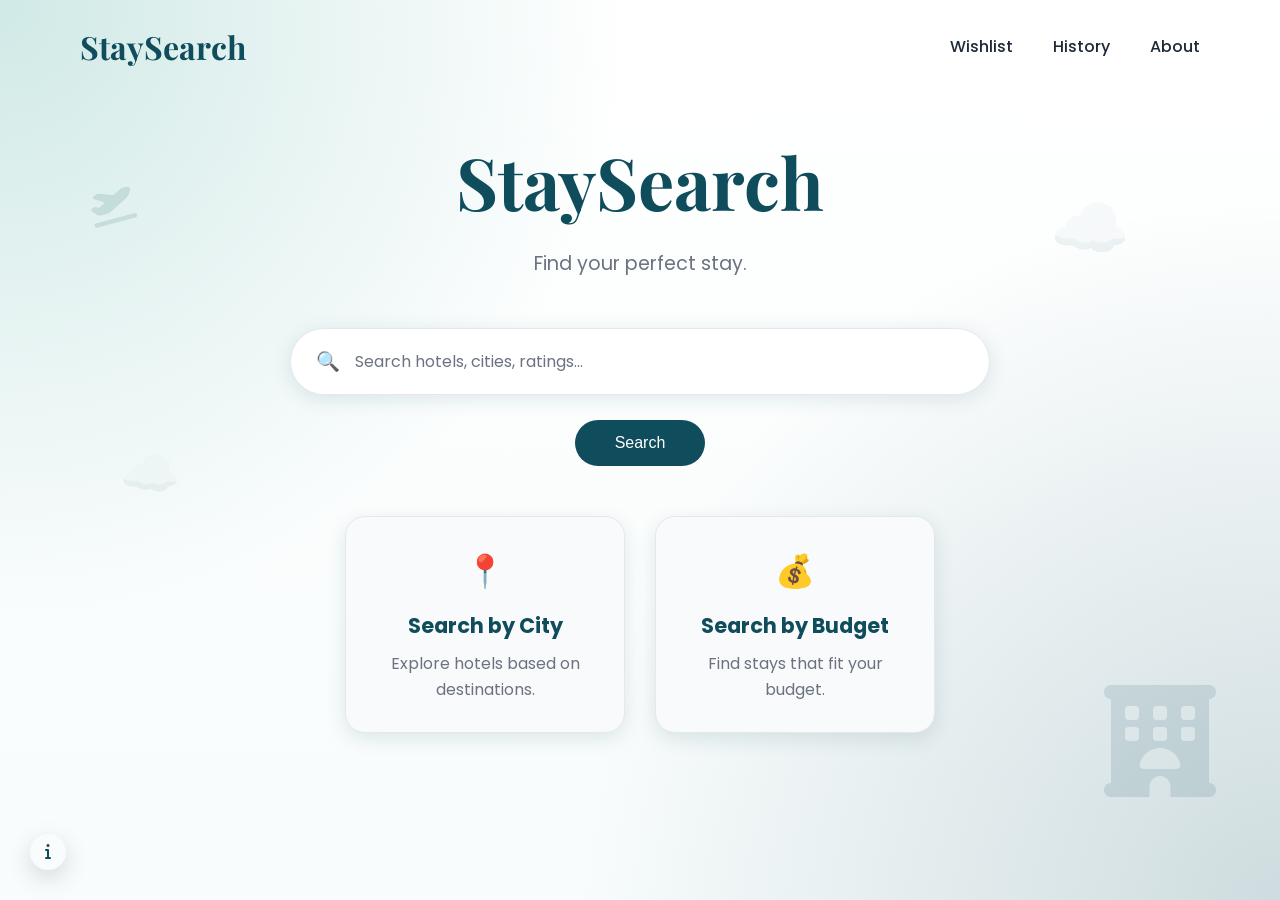
<file: index.html>
<!DOCTYPE html>
<html lang="en">
<head>
    <meta charset="UTF-8">
    <meta name="viewport" content="width=device-width, initial-scale=1.0">
    <title>StaySearch</title>
    <link rel="stylesheet" href="./css/style.css">

    <link
        rel="stylesheet"
        href="https://cdnjs.cloudflare.com/ajax/libs/font-awesome/6.7.2/css/all.min.css">
</head>
<body>
    <header>
        <nav class="navbar">
            <div class="logo">
                <a href="index.html">StaySearch</a>
            </div>
            <ul class="nav-links">
                <li><a href="wishlist.html">Wishlist</a></li>
                <li><a href="history.html">History</a></li>
                <li><a href="about.html">About</a></li>
            </ul>
        </nav>
    </header>
    <main>
        <section class="hero">
            <h1 class="hero-title">StaySearch</h1>
            <p class="hero-tagline">
                Find your perfect stay.
            </p>
            <div class="search-container">
                <div class="search-box">
                    <span class="search-icon">🔍</span>
                    <input
                        type="text"
                        id="search-input"
                        placeholder="Search hotels, cities, ratings..."
                        autocomplete="off"
                        spellcheck="false"
                    >
                    <div id="suggestions-box"></div>
                </div>
                <button id="search-btn">
                    Search
                </button>
            </div>
            <div class="quick-actions">
                <a href="cities.html" class="action-card">
                    <span class="card-icon">📍</span>
                    <h3>Search by City</h3>
                    <p>Explore hotels based on destinations.</p>
                </a>
                <a href="budget.html" class="action-card">
                    <span class="card-icon">💰</span>
                    <h3>Search by Budget</h3>
                    <p>Find stays that fit your budget.</p>
                </a>
            </div>
        </section>
        <div class="hotel-decoration">
            <i class="fa-solid fa-hotel"></i>
        </div>
        <div class="plane-decoration">
            <i class="fa-solid fa-plane-departure"></i>
        </div>
        <div class="cloud cloud-2">☁️</div>
        <div class="cloud cloud-3">☁️</div>
        <button id="info-btn">
            <i class="fa-solid fa-info"></i>
        </button>
        <div id="roadmap-panel">
            <h2 class="roadmap-logo">
                StaySearch
            </h2>
            <p class="roadmap-subtitle">
                Current Release
            </p>
            <div class="roadmap-section">
                <h3> Highlights </h3>
                <ul>
                    <li>Smart Hotel Search</li>
                    <li>Wishlist</li>
                    <li>Booking Flow</li>
                    <li>Booking History</li>
                    <li>Live Price Calculation</li>
                </ul>
            </div>
            <div class="roadmap-section">
                <h3> Coming in Future Versions </h3>
                <ul>
                    <li>Real Hotel API</li>
                    <li>Interactive Maps</li>
                    <li>Online Payments</li>
                    <li>AI Recommendations</li>
                </ul>
            </div>
            <p class="roadmap-footer">
                Crafted with HTML, CSS & JavaScript
                Version 1.0 • 2026
            </p>
        </div>
    </main>
    <footer>
    </footer>
    <script src="./js/api.js"></script>
    <script src="./js/main.js"></script>
    <script src="./js/roadmap.js"></script>
</body>
</html>
</file>
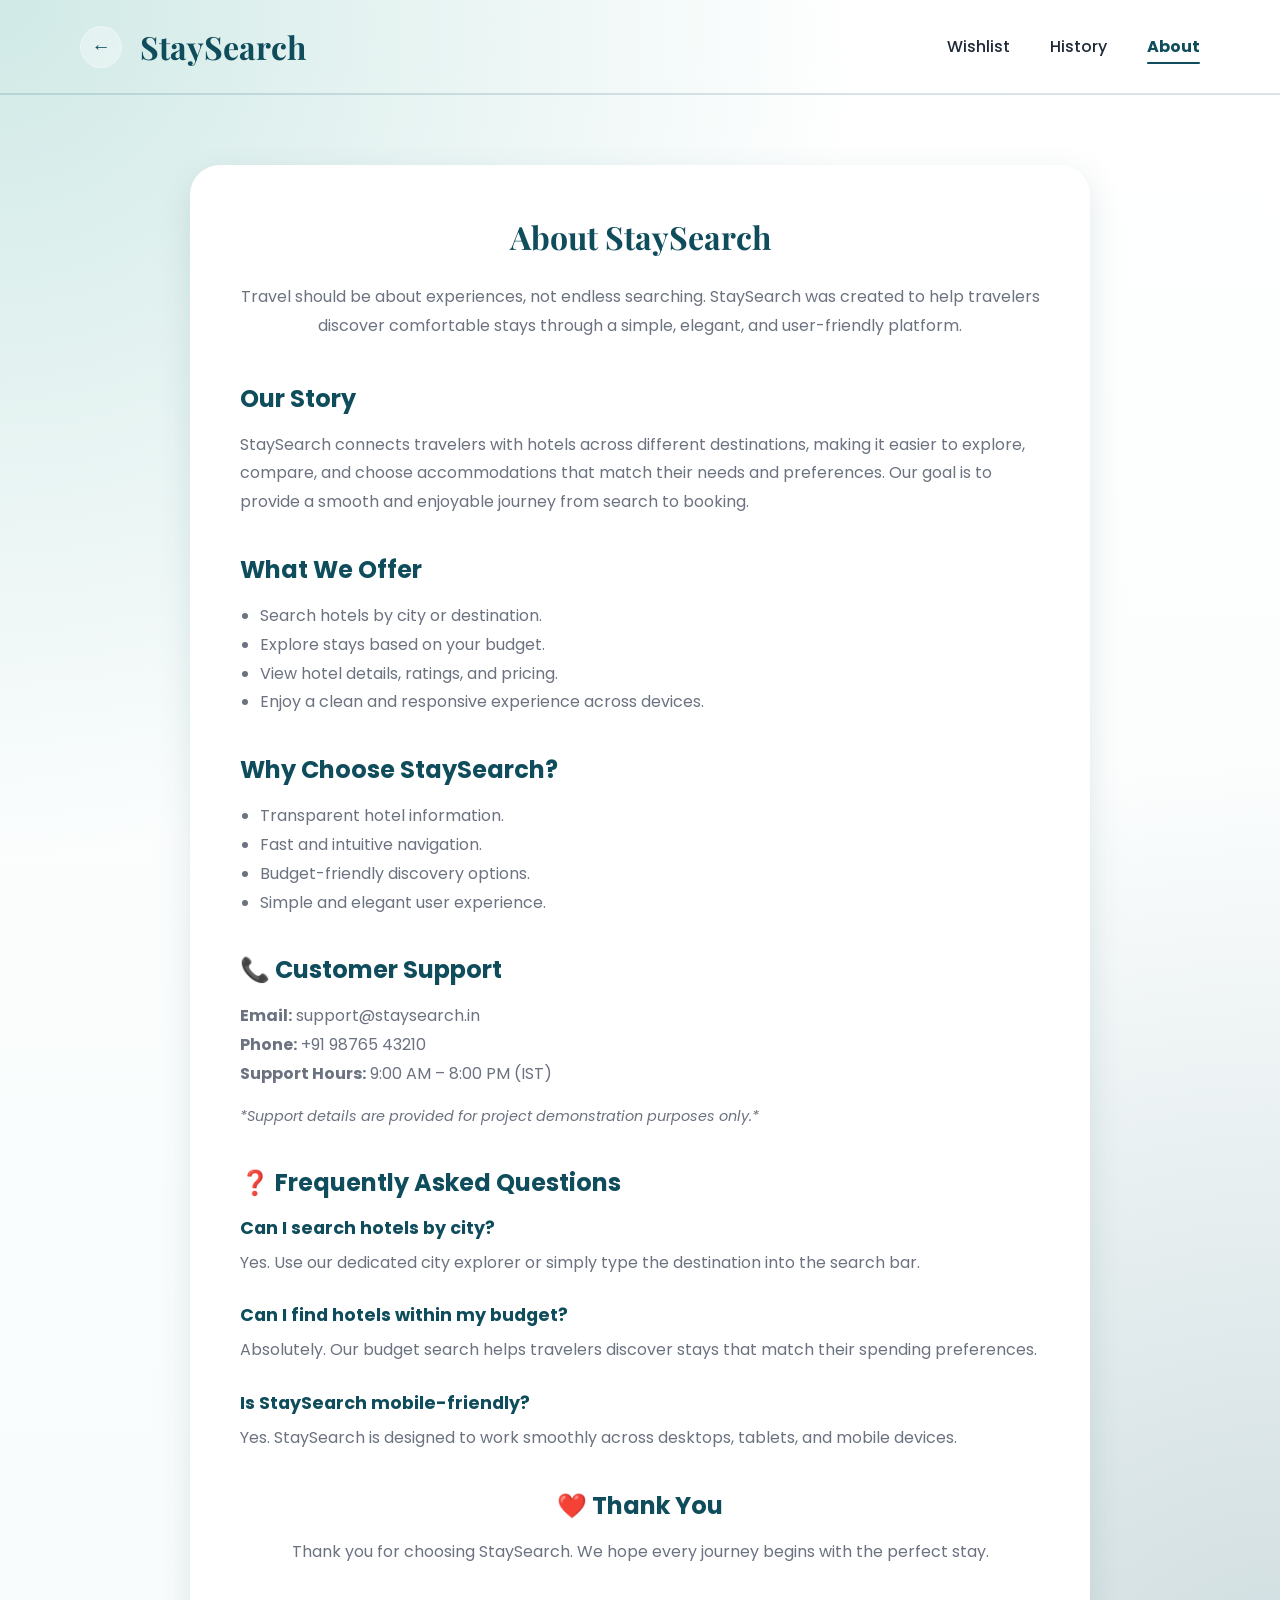
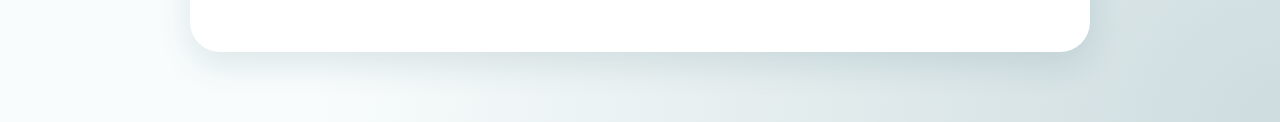
<file: about.html>
<!DOCTYPE html>
<html lang="en">
<head>
    <meta charset="UTF-8">
    <meta name="viewport" content="width=device-width, initial-scale=1.0">
    <title>About | StaySearch</title>
    <link rel="stylesheet" href="./css/style.css">
</head>
<body>
    <header class="results-header">
        <nav class="navbar">
            <div class="nav-left">
                <button
                    class="back-btn"
                    onclick="history.back()"
                >
                    ←
                </button>

                <div class="logo">
                    <a href="index.html">StaySearch</a>
                </div>
            </div>
            <ul class="nav-links">
                <li><a href="wishlist.html">Wishlist</a></li>
                <li><a href="history.html">History</a></li>
                <li><a href="about.html">About</a></li>
            </ul>
        </nav>
    </header>
    <main class="about-page">
        <div class="about-card">
            <h1>About StaySearch</h1>
            <p class="about-intro">
                Travel should be about experiences, not endless searching.
                StaySearch was created to help travelers discover comfortable
                stays through a simple, elegant, and user-friendly platform.
            </p>
            <section class="about-section">
                <h2>Our Story</h2>
                <p>
                    StaySearch connects travelers with hotels across different
                    destinations, making it easier to explore, compare, and
                    choose accommodations that match their needs and preferences.
                    Our goal is to provide a smooth and enjoyable journey from
                    search to booking.
                </p>
            </section>
            <section class="about-section">
                <h2>What We Offer</h2>
                <ul>
                    <li>Search hotels by city or destination.</li>
                    <li>Explore stays based on your budget.</li>
                    <li>View hotel details, ratings, and pricing.</li>
                    <li>Enjoy a clean and responsive experience across devices.</li>
                </ul>
            </section>
            <section class="about-section">
                <h2>Why Choose StaySearch?</h2>
                <ul>
                    <li>Transparent hotel information.</li>
                    <li>Fast and intuitive navigation.</li>
                    <li>Budget-friendly discovery options.</li>
                    <li>Simple and elegant user experience.</li>
                </ul>
            </section>
            <section class="about-section">
                <h2>📞 Customer Support</h2>
                <p>
                    <strong>Email:</strong> support@staysearch.in
                </p>
                <p>
                    <strong>Phone:</strong> +91 98765 43210
                </p>
                <p>
                    <strong>Support Hours:</strong>
                    9:00 AM – 8:00 PM (IST)
                </p>
                <p class="support-note">
                    *Support details are provided for project demonstration
                    purposes only.*
                </p>
            </section>
            <section class="about-section">
                <h2>❓ Frequently Asked Questions</h2>
                <div class="faq-item">
                    <h3>Can I search hotels by city?</h3>
                    <p>
                        Yes. Use our dedicated city explorer or simply type the
                        destination into the search bar.
                    </p>
                </div>
                <div class="faq-item">
                    <h3>Can I find hotels within my budget?</h3>
                    <p>
                        Absolutely. Our budget search helps travelers discover
                        stays that match their spending preferences.
                    </p>
                </div>
                <div class="faq-item">
                    <h3>Is StaySearch mobile-friendly?</h3>
                    <p>
                        Yes. StaySearch is designed to work smoothly across
                        desktops, tablets, and mobile devices.
                    </p>
                </div>
            </section>
            <section class="about-section thank-you">
                <h2>❤️ Thank You</h2>
                <p>
                    Thank you for choosing StaySearch. We hope every journey
                    begins with the perfect stay.
                </p>
            </section>
        </div>
    </main>
    <button id="scroll-top-btn">
        ↑
    </button>
    <script src="./js/scroll-top.js"></script>
    <script src="./js/navbar.js"></script>
</body>
</html>
</file>
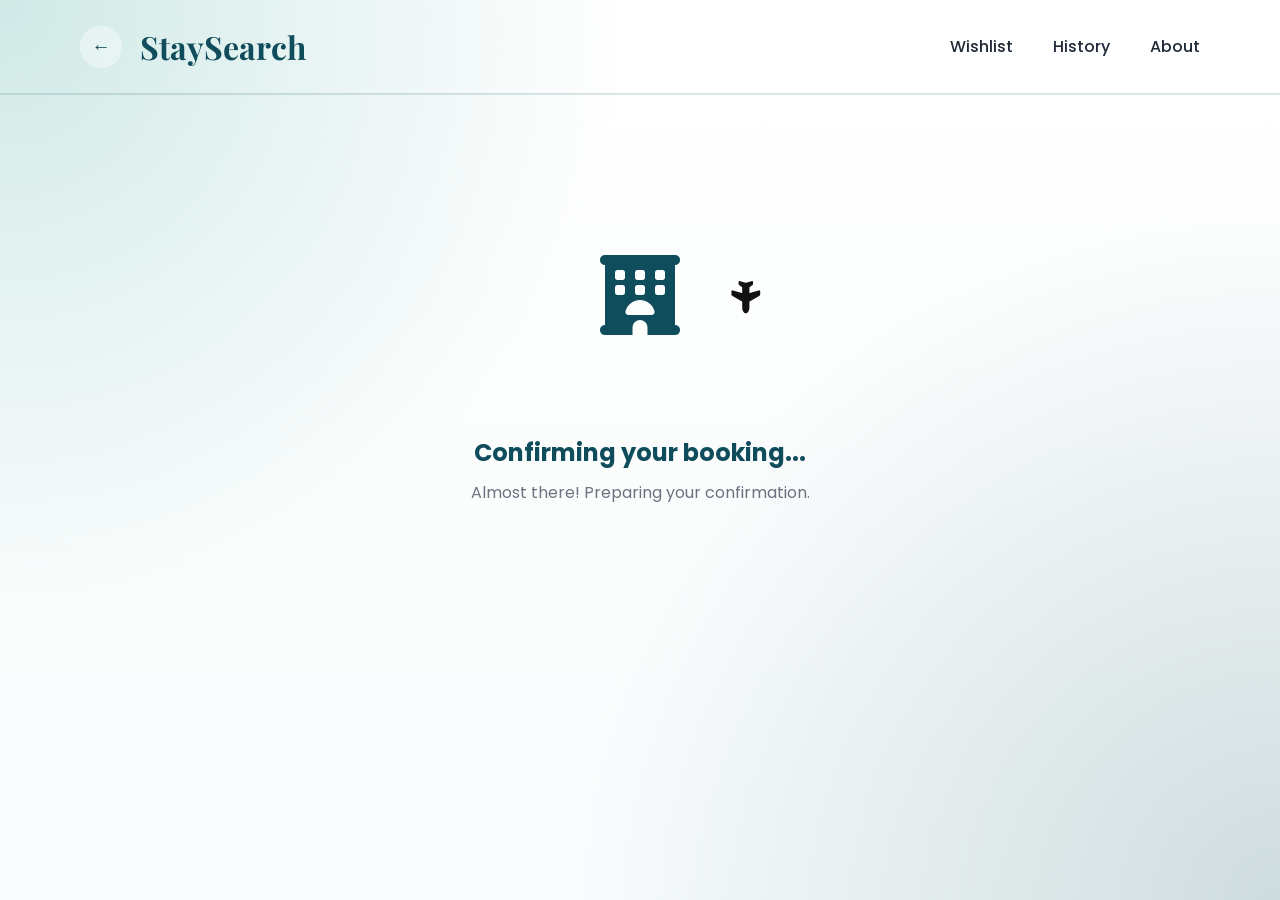
<file: booking-success.html>
<!DOCTYPE html>
<html lang="en">
<head>
    <meta charset="UTF-8">
    <meta name="viewport" content="width=device-width, initial-scale=1.0">
    <title>Booking Confirmed | StaySearch</title>
    <link rel="stylesheet" href="./css/style.css">
    <link
        rel="stylesheet"
        href="https://cdnjs.cloudflare.com/ajax/libs/font-awesome/6.7.2/css/all.min.css">
</head>
<body>
    <header class="results-header">
        <nav class="navbar">
            <div class="nav-left">
                <button
                    class="back-btn"
                    onclick="history.back()"
                >
                    ←
                </button>

                <div class="logo">
                    <a href="index.html">StaySearch</a>
                </div>
            </div>
            <ul class="nav-links">
                <li><a href="wishlist.html">Wishlist</a></li>
                <li><a href="history.html">History</a></li>
                <li><a href="about.html">About</a></li>
            </ul>
        </nav>
    </header>
    <main class="booking-page">
        <div id="loading-state" class="loading-state">
            <div class="orbit-container">
                <i class="fa-solid fa-hotel hotel-icon"></i>
                <div class="plane-orbit">
                    <i class="fa-solid fa-plane plane-icon"></i>
                </div>
            </div>
            <h2>
                Confirming your booking...
            </h2>
            <p>
                Almost there! Preparing your confirmation.
            </p>
        </div>
        <div id="booking-container">
        </div>
    </main>
    <button id="scroll-top-btn">
        ↑
    </button>
    <script src="./js/api.js"></script>
    <script src="./js/booking-success.js"></script>
    <script src="./js/scroll-top.js"></script>
    <script src="./js/navbar.js"></script>
</body>
</html>
</file>
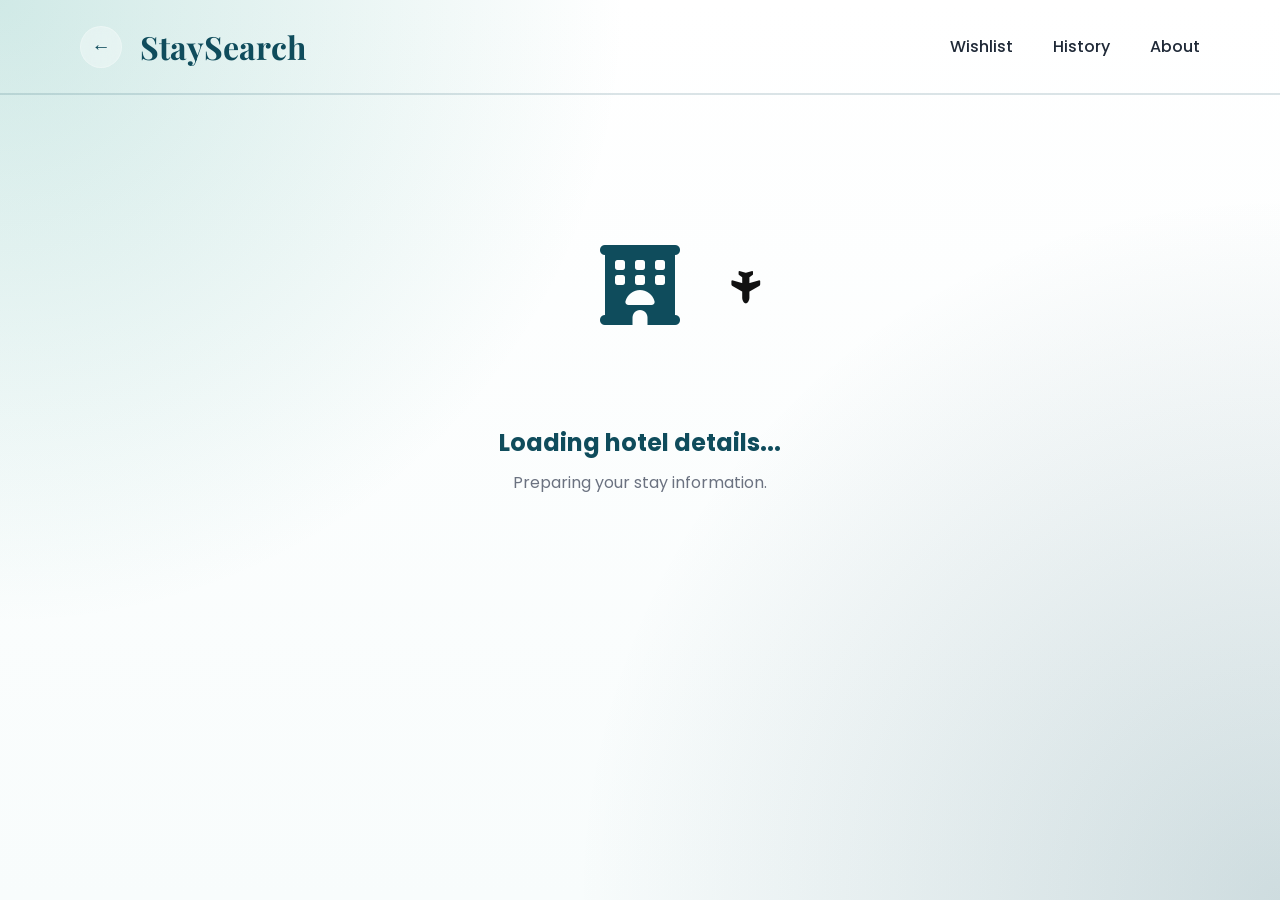
<file: hotel-details.html>
<!DOCTYPE html>
<html lang="en">
<head>
    <meta charset="UTF-8">
    <meta name="viewport" content="width=device-width, initial-scale=1.0">
    <title>Hotel Details | StaySearch</title>
    <link rel="stylesheet" href="./css/style.css">
    <link
        rel="stylesheet"
        href="https://cdnjs.cloudflare.com/ajax/libs/font-awesome/6.7.2/css/all.min.css">
</head>
<body>
    <header class="results-header">
        <nav class="navbar">
            <div class="nav-left">
                <button
                    class="back-btn"
                    onclick="history.back()"
                >
                    ←
                </button>

                <div class="logo">
                    <a href="index.html">StaySearch</a>
                </div>
            </div>
            <ul class="nav-links">
                <li><a href="wishlist.html">Wishlist</a></li>
                <li><a href="history.html">History</a></li>
                <li><a href="about.html">About</a></li>
            </ul>
        </nav>
    </header>
    <main class="details-page">
        <div id="loading-state" class="loading-state">
            <div class="orbit-container">
                <i class="fa-solid fa-hotel hotel-icon"></i>
                <div class="plane-orbit">
                    <i class="fa-solid fa-plane plane-icon"></i>
                </div>
            </div>
            <h2>
                Loading hotel details...
            </h2>
            <p>
                Preparing your stay information.
            </p>
        </div>
        <div id="hotel-details-container">
        </div>
    </main>
    <script src="./js/api.js"></script>
    <script src="./js/hotel-details.js"></script>
</body>
</html>
</file>
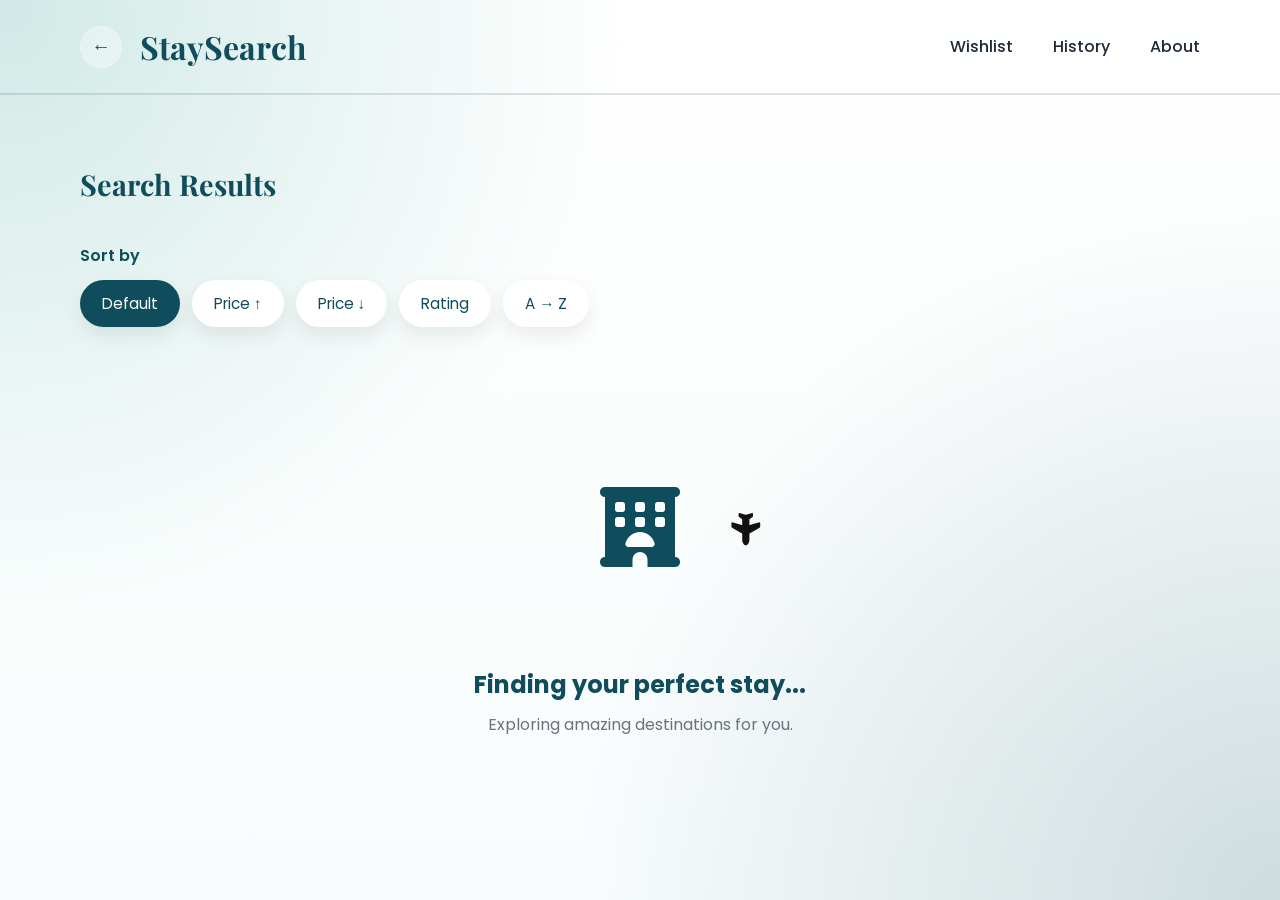
<file: results.html>
<!DOCTYPE html>
<html lang="en">
<head>
    <meta charset="UTF-8">
    <meta name="viewport" content="width=device-width, initial-scale=1.0">
    <title>Search Results | StaySearch</title>
    <link rel="stylesheet" href="./css/style.css">
    <link
    rel="stylesheet"
    href="https://cdnjs.cloudflare.com/ajax/libs/font-awesome/6.7.2/css/all.min.css">
</head>
<body>
    <header class="results-header">
        <nav class="navbar">
            <div class="nav-left">
                <button
                    class="back-btn"
                    onclick="history.back()"
                >
                    ←
                </button>

                <div class="logo">
                    <a href="index.html">StaySearch</a>
                </div>
            </div>
            <ul class="nav-links">
                <li><a href="wishlist.html">Wishlist</a></li>
                <li><a href="history.html">History</a></li>
                <li><a href="about.html">About</a></li>
            </ul>
        </nav>
    </header>
    <main class="results-page">
        <h1 id="results-title">
            Search Results
        </h1>
        <div class="results-controls">
            <p class="sort-label">
                Sort by
            </p>
            <div class="sort-buttons">
                <button class="sort-btn active"
                        data-sort="default">

                    Default
                </button>
                <button class="sort-btn"
                        data-sort="price-asc">
                    Price ↑
                </button>
                <button class="sort-btn"
                        data-sort="price-desc">
                    Price ↓
                </button>
                <button class="sort-btn"
                        data-sort="rating-desc">
                    Rating
                </button>
                <button class="sort-btn"
                        data-sort="name-asc">
                    A → Z
                </button>
            </div>
        </div>
        <div id="loading-state" class="loading-state">
            <div class="orbit-container">
                <i class="fa-solid fa-hotel hotel-icon"></i>
                <div class="plane-orbit">
                    <i class="fa-solid fa-plane plane-icon"></i>
                </div>
            </div>
            <h2>
                Finding your perfect stay...
            </h2>
            <p>
                Exploring amazing destinations for you.
            </p>
            <div class="loading-dots">
                <span></span>
                <span></span>
                <span></span>
            </div>
        </div>
        <div id="hotels-container">
        </div>
    </main>
    <button id="scroll-top-btn">
        ↑
    </button>
    <script src="./js/api.js"></script>
    <script src="./js/results.js"></script>
    <script src="./js/scroll-top.js"></script>
</body>
</html>
</file>
<file: css/style.css>
@import url('https://fonts.googleapis.com/css2?family=Playfair+Display:wght@700&family=Poppins:wght@300;400;500;600&display=swap');

* {
    margin: 0;
    padding: 0;
    box-sizing: border-box;
}

/*THEME COLORS*/
:root {
    --bg-color: #ffffff;
    --primary-color: #0f4c5c;      /*Deep Peacock Blue*/
    --secondary-color: #008080;    /*Peacock Teal*/
    --accent-color: #2a9d8f;       /*Soft Turquoise*/
    --text-color: #1f2937;
    --text-light: #6b7280;
    --card-color: #f8fafc;
    --border-color: #e5e7eb;
    --hover-color: #e0f2f1;
    --shadow-color: rgba(15, 76, 92, 0.12);
}

body {
    font-family: 'Poppins', sans-serif;
    background:
        radial-gradient(circle at top left,
        rgba(42, 157, 143, 0.22),
        transparent 40%),
        radial-gradient(circle at bottom right,
        rgba(15, 76, 92, 0.18),
        transparent 45%),
        linear-gradient(
            180deg,
            #ffffff,
            #f8fcfc
        );
    color: var(--text-color);
    min-height: 100vh;
    overflow-x: hidden;
}

.results-header {
    width: 100%;
    border-bottom: 2px solid rgba(15, 76, 92, 0.15);
}

.navbar {
    display: flex;
    justify-content: space-between;
    align-items: center;
    padding: 25px 80px;
}

.logo a {
    text-decoration: none;
    color: var(--primary-color);
    font-family: 'Playfair Display', serif;
    font-size: 2rem;
    font-weight: 700;
}

.nav-links {
    display: flex;
    gap: 40px;
    list-style: none;
}

.nav-links a {
    text-decoration: none;
    color: var(--text-color);
    font-weight: 500;
    transition: color 0.3s ease;
}

.nav-links a:hover {
    color: var(--secondary-color);
}

.hero {
    min-height: 80vh;
    display: flex;
    flex-direction: column;
    justify-content: center;
    align-items: center;
    text-align: center;
    padding: 40px 20px 80px;
}

.hero-title {
    font-family: 'Playfair Display', serif;
    font-size: 4.5rem;
    color: var(--primary-color);
    margin-bottom: 20px;
}

.hero-tagline {
    font-size: 1.2rem;
    color: var(--text-light);
    margin-bottom: 50px;
}

.search-container {
    display: flex;
    flex-direction: column;
    align-items: center;
    width: 100%;
}

.search-box {
    width: 100%;
    max-width: 700px;
    display: flex;
    align-items: center;
    padding: 18px 25px;
    background-color: white;
    border: 1px solid var(--border-color);
    border-radius: 50px;
    box-shadow: 0 4px 20px var(--shadow-color);
    margin-bottom: 25px;
    transition: all 0.3s ease;
}

.search-box:hover {
    box-shadow: 0 8px 30px var(--shadow-color);
}

.search-icon {
    font-size: 1.2rem;
    margin-right: 15px;
}

#search-input {
    flex: 1;
    border: none;
    outline: none;
    background: transparent;
    font-size: 1rem;
    font-family: 'Poppins', sans-serif;
    color: var(--text-color);
    caret-color: var(--primary-color);
}

#search-input::placeholder {
    color: var(--text-light);
}

#search-btn {
    padding: 14px 40px;
    margin-bottom: 20px;
    border: none;
    border-radius: 30px;
    background-color: var(--primary-color);
    color: white;
    font-size: 1rem;
    font-weight: 500;
    cursor: pointer;
    transition: all 0.3s ease;
}

#search-btn:hover {
    background-color: var(--secondary-color);
    transform: translateY(-2px);
}

.quick-actions {
    display: flex;
    gap: 30px;
    margin-top: 30px;
    flex-wrap: wrap;
    justify-content: center;
}

.action-card {
    width: 280px;
    text-decoration: none;
    color: var(--text-color);
    background-color: var(--card-color);
    border: 1px solid var(--border-color);
    border-radius: 20px;
    padding: 30px 20px;
    box-shadow: 0 6px 20px var(--shadow-color);
    transition: all 0.3s ease;
}

.action-card:hover {
    transform: translateY(-8px);
    border-color: var(--secondary-color);
    box-shadow: 0 12px 30px var(--shadow-color);
}

.card-icon {
    font-size: 2rem;
    display: block;
    margin-bottom: 15px;
}

.action-card h3 {
    color: var(--primary-color);
    margin-bottom: 10px;
    font-size: 1.3rem;
}

.action-card p {
    color: var(--text-light);
    line-height: 1.6;
}

.hotel-decoration {
    position: absolute;
    bottom: 8%;
    right: 5%;
    font-size: 7rem;
    opacity: 0.12;
    color: var(--primary-color);
    pointer-events: none;
    z-index: -1;
}

.search-box:focus-within {
    border-color: var(--secondary-color);
    box-shadow:
        0 8px 30px var(--shadow-color),
        0 0 0 4px rgba(42, 157, 143, 0.15);
}

.cloud {
    position: fixed;
    font-size: 4rem;
    opacity: 0.25;
    pointer-events: none;
    z-index: -1;
}

.cloud-2 {
    top: 180px;
    right: 150px;
}

.cloud-3 {
    bottom: 390px;
    left: 120px;
    font-size: 3rem;
}

.results-page {
    padding: 70px 80px 40px;
}

.results-controls {
    display: flex;
    flex-direction: column;
    align-items: flex-start;
    margin-bottom: 30px;
}

#results-title {
    color: var(--primary-color);
    font-family: 'Playfair Display', serif;
    font-size: 1.8rem;
    margin-bottom: 40px;
}

#hotels-container {
    display: grid;
    grid-template-columns: repeat(3, 1fr);
    gap: 30px;
}

.hotel-card {
    background-color: white;
    cursor: pointer;
    border: 1px solid var(--border-color);
    position: relative;
    border-radius: 20px;
    padding: 18px;
    box-shadow: 0 8px 25px var(--shadow-color);
    transition: all 0.3s ease;
}

.hotel-card:hover {
    transform: translateY(-8px) scale(1.03);
    box-shadow: 0 16px 40px var(--shadow-color);
    border-color: var(--secondary-color);
}

.hotel-card h2 {
    color: var(--primary-color);
    font-size: 1.4rem;
    margin-bottom: 15px;
}

.hotel-card p {
    margin-bottom: 10px;
    color: var(--text-light);
}

.hotel-card:hover .hotel-image {
    transform: scale(1.03);
}

@media (max-width: 1100px) {
    #hotels-container {
        grid-template-columns: repeat(2, 1fr);
    }
}

@media (max-width: 700px) {
    #hotels-container {
        grid-template-columns: 1fr;
    }
}

.hotel-image {
    width: 100%;
    height: 160px;
    transition: transform 0.3s ease;
    object-fit: cover;
    border-radius: 15px;
    margin-bottom: 20px;
}

.hotel-info {
    display: flex;
    flex-direction: column;
    gap: 8px;
}

.hotel-price {
    color: var(--primary-color) !important;
    font-size: 1.2rem;
    font-weight: 600;
    margin-top: 10px;
}

.hotel-meta {
    display: flex;
    justify-content: space-between;
    color: var(--text-light);
    margin-top: 8px;
}

.details-page {
    padding: 50px 80px;
}

.hotel-details-card {
    background: white;
    border-radius: 25px;
    overflow: hidden;
    box-shadow: 0 12px 35px var(--shadow-color);
}

.details-hero-image {
    width: 100%;
    height: 400px;
    object-fit: cover;
}

.details-content {
    padding: 35px;
}

.details-content h1 {
    color: var(--primary-color);
    font-size: 2.5rem;
    margin-bottom: 20px;
}

.details-meta {
    display: flex;
    gap: 30px;
    color: var(--text-light);
    margin-bottom: 20px;
}

.details-price {
    font-size: 1.5rem;
    font-weight: 700;
    color: var(--primary-color);
    margin-bottom: 25px;
}

.details-description {
    line-height: 1.8;
    color: var(--text-light);
    margin-bottom: 35px;
}

.book-btn {
    border: none;
    background: var(--primary-color);
    color: white;
    padding: 15px 35px;
    border-radius: 50px;
    font-size: 1rem;
    cursor: pointer;
    transition: all 0.3s ease;
}

.book-btn:hover {
    transform: translateY(-3px);
    background: var(--secondary-color);
}

.booking-page {
    padding: 60px 80px;
    display: flex;
    justify-content: center;
}

.booking-card {
    max-width: 700px;
    width: 100%;
    background: white;
    border-radius: 30px;
    padding: 50px;
    text-align: center;
    box-shadow: 0 12px 35px var(--shadow-color);
}

.success-icon {
    font-size: 4rem;
    margin-bottom: 10px;
}

.hotel-success-icon {
    font-size: 5rem;
    opacity: 0.8;
    margin-bottom: 20px;
}

.booking-card h1 {
    color: var(--primary-color);
    font-family: 'Playfair Display', serif;
    margin-bottom: 15px;
}

.booking-message {
    color: var(--text-light);
    margin-bottom: 35px;
}

.booking-hotel-info {
    background: var(--card-color);
    border-radius: 20px;
    padding: 25px;
    margin-bottom: 35px;
}

.booking-hotel-info h2 {
    color: var(--primary-color);
    margin-bottom: 15px;
}

.booking-actions {
    display: flex;
    justify-content: center;
    gap: 20px;
    flex-wrap: wrap;
}

.home-btn,
.explore-btn {
    text-decoration: none;
    padding: 14px 28px;
    border-radius: 50px;
    font-weight: 500;
    transition: all 0.3s ease;
}

.home-btn {
    background: var(--primary-color);
    color: white;
}

.explore-btn {
    background: var(--hover-color);
    color: var(--primary-color);
}

.home-btn:hover,
.explore-btn:hover {
    transform: translateY(-3px);
}

.city-page {
    padding: 70px 80px;
}

.city-title {
    text-align: center;
    color: var(--primary-color);
    font-family: 'Playfair Display', serif;
    font-size: 2.5rem;
    margin-bottom: 50px;
}

.city-grid {
    display: grid;
    grid-template-columns: repeat(4, 1fr);
    gap: 30px;
}

.city-card {
    text-decoration: none;
    color: var(--primary-color);
    background: white;
    border: 1px solid var(--border-color);
    border-radius: 20px;
    padding: 40px 20px;
    text-align: center;
    font-size: 1.3rem;
    font-weight: 600;
    box-shadow: 0 8px 25px var(--shadow-color);
    transition: all 0.3s ease;
}

.city-card:hover {
    transform: translateY(-8px);
    border-color: var(--secondary-color);
    background: var(--hover-color);
}

@media (max-width: 1000px) {
    .city-grid {
        grid-template-columns: repeat(2, 1fr);
    }
}

@media (max-width: 600px) {
    .city-grid {
        grid-template-columns: 1fr;
    }
}

.budget-page {
    padding: 70px 80px;
}

.budget-title {
    text-align: center;
    color: var(--primary-color);
    font-family: 'Playfair Display', serif;
    font-size: 2.5rem;
    margin-bottom: 50px;
}

.budget-grid {
    display: grid;
    grid-template-columns: repeat(2, 1fr);
    gap: 30px;
    max-width: 900px;
    margin: 0 auto;
}

.budget-card {
    text-decoration: none;
    color: var(--primary-color);
    background: white;
    border: 1px solid var(--border-color);
    border-radius: 25px;
    padding: 50px 20px;
    text-align: center;
    font-size: 1.5rem;
    font-weight: 600;
    box-shadow: 0 8px 25px var(--shadow-color);
    transition: all 0.3s ease;
}

.budget-card:hover {
    transform: translateY(-8px);
    background: var(--hover-color);
    border-color: var(--secondary-color);
}

@media (max-width: 700px) {
    .budget-grid {
        grid-template-columns: 1fr;
    }
}

.search-box {
    position: relative;
}

#suggestions-box {
    position: absolute;
    top: 110%;
    left: 0;
    width: 100%;
    background: white;
    border: 1px solid var(--border-color);
    border-radius: 20px;
    box-shadow: 0 10px 30px var(--shadow-color);
    overflow: hidden;
    display: none;
    z-index: 100;
}

.suggestion-item {
    padding: 12px 20px;
    display: flex;
    align-items: center;
    justify-content: flex-start;
    cursor: pointer;
    transition: background 0.2s ease;
}

.suggestion-item:hover {
    background: var(--hover-color);
}

.about-page {
    padding: 70px 80px;
    display: flex;
    justify-content: center;
}

.about-card {
    max-width: 900px;
    background: white;
    padding: 50px;
    border-radius: 30px;
    box-shadow: 0 12px 35px var(--shadow-color);
}

.about-card h1 {
    color: var(--primary-color);
    font-family: 'Playfair Display', serif;
    margin-bottom: 25px;
    text-align: center;
}

.about-intro {
    text-align: center;
    color: var(--text-light);
    line-height: 1.8;
    margin-bottom: 40px;
}

.about-section {
    margin-bottom: 35px;
}

.about-section h2 {
    color: var(--primary-color);
    margin-bottom: 15px;
}

.about-section p,
.about-section li {
    color: var(--text-light);
    line-height: 1.8;
}

.about-section ul {
    padding-left: 20px;
}

.support-note {
    margin-top: 15px;
    font-size: 0.9rem;
    color: var(--text-light);
    font-style: italic;
}

.faq-item {
    margin-bottom: 25px;
}

.faq-item h3 {
    color: var(--primary-color);
    margin-bottom: 8px;
    font-size: 1.1rem;
}

.thank-you {
    text-align: center;
    margin-top: 20px;
}

.wishlist-page {
    padding: 70px 80px;
}

.wishlist-title {
    text-align: center;
    color: var(--primary-color);
    font-family: 'Playfair Display', serif;
    margin-bottom: 50px;
}

.empty-wishlist {
    grid-column: 1 / -1;
    background: white;
    padding: 70px 50px;
    border-radius: 30px;
    text-align: center;
    box-shadow: 0 12px 35px var(--shadow-color);
}

.empty-wishlist h2 {
    color: var(--primary-color);
    font-size: 2rem;
    margin-bottom: 20px;
    font-family: 'Playfair Display', serif;
}

.empty-wishlist p {
    color: var(--text-light);
    line-height: 1.8;
    margin-bottom: 35px;
}

.empty-wishlist h2 {
    color: var(--primary-color);
    margin-bottom: 20px;
}

.empty-wishlist p {
    color: var(--text-light);
    margin-bottom: 30px;
}

#wishlist-container {
    display: grid;
    grid-template-columns: repeat(3, 1fr);
    gap: 30px;
}

@media (max-width: 1100px) {
    #wishlist-container {
        grid-template-columns: repeat(2, 1fr);
    }
}

@media (max-width: 700px) {
    #wishlist-container {
        grid-template-columns: 1fr;
    }
}

.details-actions {
    display: flex;
    gap: 20px;
    flex-wrap: wrap;
}

.wishlist-btn {
    border: 2px solid var(--secondary-color);
    background: white;
    color: var(--secondary-color);
    padding: 15px 35px;
    border-radius: 50px;
    font-size: 1rem;
    font-weight: 500;
    cursor: pointer;
    transition: all 0.3s ease;
}

.wishlist-btn:hover {
    background: var(--hover-color);
    transform: translateY(-3px);
}

.remove-btn {
    margin-top: 15px;
    border: 2px solid var(--primary-color);
    background: white;
    color: var(--primary-color);
    padding: 10px 18px;
    border-radius: 12px;
    cursor: pointer;
    font-size: 0.95rem;
    transition: all 0.3s ease;
}

.remove-btn:hover {
    background: var(--hover-color);
    transform: translateY(-2px);
}

.wishlist-badge {
    position: absolute;
    top: 15px;
    right: 15px;
    width: 42px;
    height: 42px;
    background: white;
    border-radius: 50%;
    display: flex;
    justify-content: center;
    align-items: center;
    font-size: 1.2rem;
    box-shadow: 0 4px 12px var(--shadow-color);
    z-index: 10;
}

.history-page {
    padding: 70px 80px;
}

.history-title {
    text-align: center;
    color: var(--primary-color);
    font-family: 'Playfair Display', serif;
    margin-bottom: 50px;
}

#history-container {
    display: grid;
    grid-template-columns: repeat(3, 1fr);
    gap: 30px;
}

.history-badge {
    position: absolute;
    top: 15px;
    left: 15px;
    background: #fff8db;
    color: #8a6d1d;
    border: 1px solid #f4e4a1;
    padding: 8px 14px;
    border-radius: 999px;
    font-size: 0.85rem;
    font-weight: 500;
    z-index: 10;
}

.booking-date {
    margin-top: 10px;
    color: var(--text-light);
    font-size: 0.9rem;
    font-style: italic;
}

.empty-history {
    grid-column: 1 / -1;
    background: white;
    padding: 70px 50px;
    border-radius: 30px;
    text-align: center;
    box-shadow: 0 12px 35px var(--shadow-color);
}

.empty-history h2 {
    color: var(--primary-color);
    font-size: 2rem;
    margin-bottom: 20px;
    font-family: 'Playfair Display', serif;
}

.empty-history p {
    color: var(--text-light);
    line-height: 1.8;
    margin-bottom: 35px;
}

.remove-history-btn {
    margin-top: 15px;
    border: 2px solid #8a6d1d;
    background: white;
    color: #8a6d1d;
    padding: 10px 18px;
    border-radius: 12px;
    cursor: pointer;
    font-size: 0.95rem;
    transition: all 0.3s ease;
}

.remove-history-btn:hover {
    background: #fff8db;
    transform: translateY(-2px);
}

.previous-booking-info {
    display: inline-block;
    margin-bottom: 25px;
    padding: 10px 18px;
    background: #fff8db;
    color: #8a6d1d;
    border: 1px solid #f4e4a1;
    border-radius: 999px;
    font-size: 0.95rem;
    font-weight: 500;
}

.empty-results {
    grid-column: 1 / -1;
    background: white;
    padding: 70px 50px;
    border-radius: 30px;
    text-align: center;
    box-shadow: 0 12px 35px var(--shadow-color);
}

.empty-results h2 {
    color: var(--primary-color);
    font-size: 2rem;
    margin-bottom: 20px;
    font-family: 'Playfair Display', serif;
}

.empty-results p {
    color: var(--text-light);
    line-height: 1.8;
    margin-bottom: 35px;
    font-size: 1rem;
}

.home-btn {
    display: inline-block;
    text-decoration: none;
    background: var(--primary-color);
    color: white;
    padding: 14px 32px;
    border-radius: 50px;
    font-weight: 500;
    transition: all 0.3s ease;
}

.home-btn:hover {
    background: var(--secondary-color);
    transform: translateY(-3px);
}

.nav-left {
    display: flex;
    align-items: center;
    gap: 18px;
}

.back-btn {
    width: 42px;
    height: 42px;
    border: 1px solid rgba(255, 255, 255, 0.25);
    border-radius: 50%;
    background: rgba(255, 255, 255, 0.35);
    backdrop-filter: blur(12px);
    -webkit-backdrop-filter: blur(12px);
    color: var(--primary-color);
    font-size: 1.2rem;
    font-weight: 600;
    cursor: pointer;
    transition: all 0.3s ease;
}

.back-btn:hover {
    transform: translateX(-3px) scale(1.05);
    background: rgba(255, 255, 255, 0.5);
    box-shadow: 0 8px 20px var(--shadow-color);
}

.booking-field {
    display: flex;
    flex-direction: column;
    gap: 10px;
    margin-bottom: 25px;
}

.booking-field label {
    color: var(--primary-color);
    font-weight: 500;
}

.booking-field input {
    padding: 14px 18px;
    border: 1px solid var(--border-color);
    border-radius: 14px;
    font-size: 1rem;
    font-family: 'Poppins', sans-serif;
    background: white;
    transition: all 0.3s ease;
}

.booking-field input:focus {
    outline: none;
    border-color: var(--secondary-color);
    box-shadow:
        0 0 0 4px rgba(42, 157, 143, 0.15);
}

.booking-field select {
    padding: 14px 18px;
    border: 1px solid var(--border-color);
    border-radius: 14px;
    font-size: 1rem;
    font-family: 'Poppins', sans-serif;
    background: white;
    cursor: pointer;
    transition: all 0.3s ease;
}

.booking-field select:focus {
    outline: none;
    border-color: var(--secondary-color);
    box-shadow:
        0 0 0 4px rgba(42, 157, 143, 0.15);
}

.booking-summary {
    margin: 30px 0;
    padding: 20px;
    background: var(--card-color);
    border-radius: 20px;
    text-align: center;
    border: 1px solid var(--border-color);
}

.booking-summary p {
    color: var(--text-light);
    margin-bottom: 10px;
}

.booking-summary h3 {
    color: var(--primary-color);
    font-size: 1.5rem;
}

.success-total {
    margin-top: 15px;
    color: var(--primary-color);
    font-size: 1.2rem;
    font-weight: 700;
}

.stay-info {
    margin-top: 6px;
    color: var(--text-light);
    font-size: 0.95rem;
}

.stay-price {
    margin-top: 10px;
    color: var(--primary-color);
    font-weight: 700;
    font-size: 1.05rem;
}

#scroll-top-btn {
    position: fixed;
    bottom: 30px;
    right: 30px;
    width: 55px;
    height: 55px;
    border: none;
    border-radius: 50%;
    background: rgba(255, 255, 255, 0.25);
    backdrop-filter: blur(12px);
    -webkit-backdrop-filter: blur(12px);
    box-shadow:
        0 8px 25px rgba(0, 0, 0, 0.1);
    color: var(--primary-color);
    font-size: 1.5rem;
    cursor: pointer;
    opacity: 0;
    visibility: hidden;
    transform: translateY(20px);
    transition: all 0.3s ease;
    z-index: 1000;
}

#scroll-top-btn.show {
    opacity: 1;
    visibility: visible;
    transform: translateY(0);
}

#scroll-top-btn:hover {
    transform: translateY(-5px);
    background: rgba(255, 255, 255, 0.35);
}

.sort-buttons {
    display: flex;
    gap: 12px;
    flex-wrap: wrap;
    margin-bottom: 30px;
}

.sort-btn {
    border: none;
    padding: 12px 22px;
    border-radius: 50px;
    background: white;
    color: var(--primary-color);
    font-family: inherit;
    font-size: 0.95rem;
    cursor: pointer;
    box-shadow:
        0 8px 20px rgba(0, 0, 0, 0.08);
    transition: all 0.3s ease;
}

.sort-btn:hover {
    transform: translateY(-3px);
    box-shadow:
        0 12px 28px rgba(0, 0, 0, 0.12);
}

.sort-btn.active {
    background: var(--primary-color);
    color: white;
}

.sort-label {
    margin-bottom: 12px;
    color: var(--primary-color);
    font-size: 1rem;
    font-weight: 600;
}

.nav-links a.active {
    color: var(--primary-color);
    font-weight: 700;
    position: relative;
}

.nav-links a.active::after {
    content: "";
    position: absolute;
    left: 0;
    bottom: -6px;
    width: 100%;
    height: 2px;
    background: var(--primary-color);
    border-radius: 20px;
}

.loading-state {
    text-align: center;
    padding: 30px 20px 80px;
    transition: opacity 0.3s ease;
}

.orbit-container {
    position: relative;
    width: 220px;
    height: 220px;
    margin: 0 auto 30px;
}

.hotel-icon {
    position: absolute;
    top: 50%;
    left: 50%;
    transform: translate(-50%, -50%);
    font-size: 5rem;
    color: var(--primary-color);
}

.plane-orbit {
    position: absolute;
    top: 50%;
    left: 50%;
    width: 0;
    height: 0;
    transform-origin: center center;
    animation: orbit 3s linear infinite;
}

.plane-icon {
    position: absolute;
    left: 90px;
    top: -12px;
    color: #111;
    font-size: 1.8rem;
    transform: rotate(90deg);
}

@keyframes orbit {
    from {
        transform:
            rotate(0deg)
    }
    to {
        transform:
            rotate(360deg)
    }
}

.loading-state h2 {
    color: var(--primary-color);
    margin-bottom: 10px;
}

.loading-state p {
    color: var(--text-light);
    margin-bottom: 20px;
}

.plane-decoration {
    position: absolute;
    top: 180px;
    left: 90px;
    font-size: 2.2rem;
    opacity: 0.12;
    pointer-events: none;
    color: var(--primary-color);
    transform: rotate(-15deg);
    animation: planeFloat 10s ease-in-out infinite;
}

@keyframes planeFloat {
    0% {
        transform:
            translate(0px, 0px)
            rotate(-15deg);
    }
    25% {
        transform:
            translate(8px, -5px)
            rotate(-13deg);
    }
    50% {
        transform:
            translate(16px, 0px)
            rotate(-15deg);
    }
    75% {
        transform:
            translate(8px, 5px)
            rotate(-17deg);
    }
    100% {
        transform:
            translate(0px, 0px)
            rotate(-15deg);
    }
}

#info-btn {
    position: fixed;
    bottom: 30px;
    left: 30px;
    width: 36px;
    height: 36px;
    font-size: 0.4rem;
    border: none;
    border-radius: 50%;
    background: rgba(255, 255, 255, 0.18);
    backdrop-filter: blur(12px);
    -webkit-backdrop-filter: blur(12px);
    box-shadow: 0 8px 24px rgba(0, 0, 0, 0.15);
    color: var(--primary-color);
    font-size: 1rem;
    cursor: pointer;
    transition: all 0.3s ease;
    z-index: 1000;
}

#info-btn:hover {
    transform: translateY(-3px);
    background: rgba(255, 255, 255, 0.25);
}

#roadmap-panel {
    position: fixed;
    bottom: 80px;
    left: 25px;
    width: 340px;
    padding: 24px;
    border-radius: 24px;
    background: rgba(255, 255, 255, 0.18);
    backdrop-filter: blur(18px);
    -webkit-backdrop-filter: blur(18px);
    border: 1px solid rgba(255, 255, 255, 0.25);
    box-shadow: 0 12px 32px rgba(0, 0, 0, 0.15);
    opacity: 0;
    visibility: hidden;
    transform: translateY(30px);
    transition: all 0.35s ease;
    z-index: 999;
}

#roadmap-panel.show {
    opacity: 1;
    visibility: visible;
    transform: translateY(0);
}

#roadmap-panel h2 {
    color: var(--primary-color);
    margin-bottom: 6px;
}

.roadmap-subtitle {
    color: var(--primary-color);
    opacity: 0.75;
    font-size: 0.95rem;
}

.roadmap-section {
    margin-bottom: 18px;
}

.roadmap-section h3 {
    color: var(--primary-color);
    margin-bottom: 10px;
}

.roadmap-section ul {
    padding-left: 18px;
}

.roadmap-section li {
    color: var(--primary-color);
    opacity: 0.85;
    margin-bottom: 8px;
}

.roadmap-footer {
    color: var(--primary-color);
    opacity: 0.7;
    text-align: center;
    font-size: 0.75rem;
}

.roadmap-logo {
    font-family: 'Playfair Display', serif;
    font-size: 2rem;
    font-weight: 800;
    color: var(--primary-color);
    margin-bottom: 6px;
}
</file>
